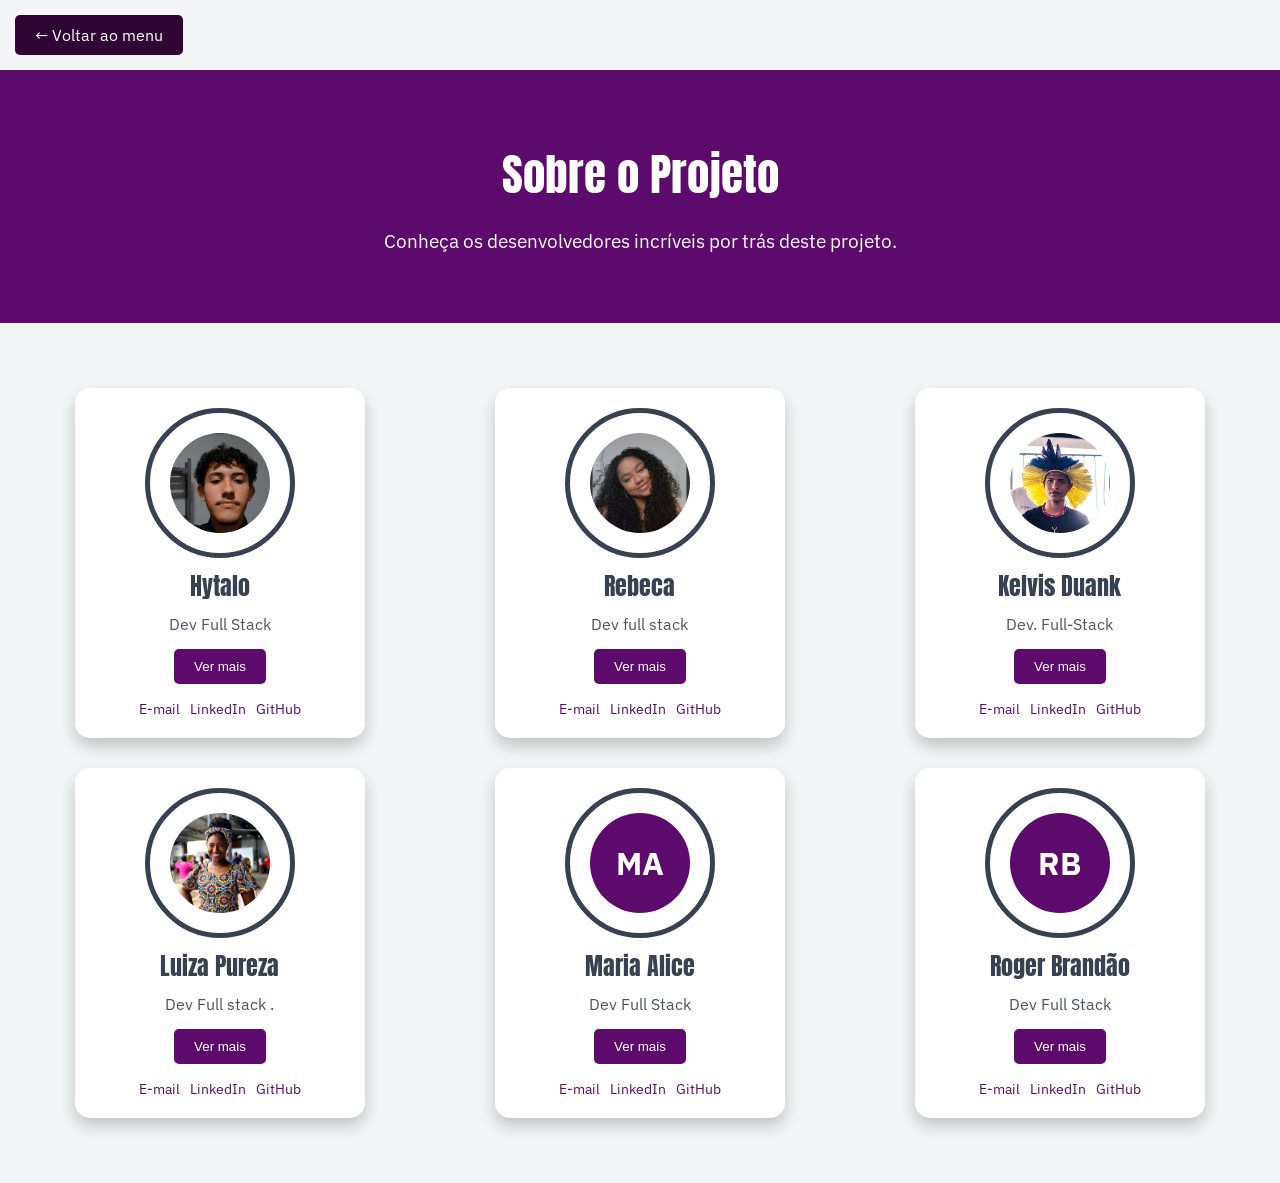
<file: src/pages/about.html>
<!DOCTYPE html>
<html lang="pt-br">
<head>
    <meta charset="UTF-8">
    <meta name="viewport" content="width=device-width, initial-scale=1.0">
    <title>Sobre o Projeto</title>
    <link rel="stylesheet" href="../style/about.css">
    <link rel="stylesheet" href="../style/back-button.css">
</head>
<body>

    <header>
        <div class="header-content">
            <h1>Sobre o Projeto</h1>
            <p>Conheça os desenvolvedores incríveis por trás deste projeto.</p>
        </div>
    </header>

    <section class="developers">
        <div class="developer-card" id="developer1">
            <div class="card-content">
                <div class="vinyl">
                    <img class="developer-photo" src="../img/about/about_italo.png" alt="Hytalo">
                </div>
                <h2>Hytalo</h2>
                <p>Dev Full Stack</p>
                <button class="modal-btn" onclick="openModal(1)">Ver mais</button>
                <div class="contact-links">
                    <a href="mailto:TODO">E-mail</a>
                    <a href="TODO" target="_blank" rel="noopener noreferrer">LinkedIn</a>
                    <a href="TODO" target="_blank" rel="noopener noreferrer">GitHub</a>
                </div>
            </div>
        </div>

        <div class="developer-card" id="developer2">
            <div class="card-content">
                <div class="vinyl">
                    <img class="developer-photo" src="../img/about/about_rebeca.png" alt="Rebeca">
                </div>
                <h2>Rebeca</h2>
                <p>Dev full stack</p>
                <button class="modal-btn" onclick="openModal(2)">Ver mais</button>
                <div class="contact-links">
                    <a href="mailto:martarebecadecarvalhonerys@protonmail.com">E-mail</a>
                    <a href="https://www.linkedin.com/in/devrebeca" target="_blank" rel="noopener noreferrer">LinkedIn</a>
                    <a href="https://github.com/MartaRebeca1503" target="_blank" rel="noopener noreferrer">GitHub</a>
                </div>
            </div>
        </div>

        <div class="developer-card" id="developer3">
            <div class="card-content">
                <div class="vinyl">
                    <img class="developer-photo" src="../img/about/about_kelvis1.png" alt="Kelvis Duank">
                </div>
                <h2>Kelvis Duank</h2>
                <p>Dev.  Full-Stack</p>
                <button class="modal-btn" onclick="openModal(3)">Ver mais</button>
                <div class="contact-links">
                    <a href="mailto:TODO">E-mail</a>
                    <a href="TODO" target="_blank" rel="noopener noreferrer">LinkedIn</a>
                    <a href="TODO" target="_blank" rel="noopener noreferrer">GitHub</a>
                </div>
            </div>
        </div>

        <div class="developer-card" id="developer4">
            <div class="card-content">
                <div class="vinyl">
                    <img class="developer-photo" src="../img/about/about_luiza.png" alt="Luiza Pureza">
                </div>
                <h2>Luiza Pureza</h2>
                <p>Dev Full stack .</p>
                <button class="modal-btn" onclick="openModal(4)">Ver mais</button>
                <div class="contact-links">
                    <a href="mailto:TODO">E-mail</a>
                    <a href="TODO" target="_blank" rel="noopener noreferrer">LinkedIn</a>
                    <a href="TODO" target="_blank" rel="noopener noreferrer">GitHub</a>
                </div>
            </div>
        </div>

        <div class="developer-card" id="developer5">
            <div class="card-content">
                <div class="vinyl">
                    <!-- TODO: trocar o avatar por <img class="developer-photo" src="..." alt="Maria Alice"> -->
                    <div class="developer-photo avatar-placeholder">MA</div>
                </div>
                <h2>Maria Alice</h2>
                <p>Dev Full Stack</p>
                <button class="modal-btn" onclick="openModal(5)">Ver mais</button>
                <div class="contact-links">
                    <a href="mailto:mariaaliceifba@gmail.com">E-mail</a>
                    <a href="https://www.linkedin.com/in/mariaalice-dev/" target="_blank" rel="noopener noreferrer">LinkedIn</a>
                    <a href="https://github.com/MariaAlic3" target="_blank" rel="noopener noreferrer">GitHub</a>
                </div>
            </div>
        </div>

        <div class="developer-card" id="developer6">
            <div class="card-content">
                <div class="vinyl">
                    <!-- TODO: trocar o avatar por <img class="developer-photo" src="..." alt="Roger Brandão"> -->
                    <div class="developer-photo avatar-placeholder">RB</div>
                </div>
                <h2>Roger Brandão</h2>
                <p>Dev Full Stack</p>
                <button class="modal-btn" onclick="openModal(6)">Ver mais</button>
                <div class="contact-links">
                    <a href="mailto:TODO">E-mail</a>
                    <a href="TODO" target="_blank" rel="noopener noreferrer">LinkedIn</a>
                    <a href="TODO" target="_blank" rel="noopener noreferrer">GitHub</a>
                </div>
            </div>
        </div>
    </section>

    <!-- Modal para cada desenvolvedor -->
    <div id="modal1" class="modal">
        <div class="modal-content">
            <span class="close-btn" onclick="closeModal(1)">&times;</span>
            <h2>Hytalo</h2>
            <img src="../img/about/about_italo.png" alt="Hytalo">
            <p>Olá sou Hytalo Pereira, estudo programação a 4 anos. Comecei a me aventura na Programação no meu Ensino Médio, sou formado em técnico de informática. Gosto de aprender coisas novas e praticar esportes e futuramente pretendo me aventura no mundo da Criações de Jogos./p>
        </div>
    </div>
    <div vw class="enabled">
        <div vw-access-button class="active"></div>
        <div vw-plugin-wrapper>
          <div class="vw-plugin-top-wrapper"></div>
        </div>
      </div>
      <script src="https://vlibras.gov.br/app/vlibras-plugin.js"></script>
      <script>
        new window.VLibras.Widget('https://vlibras.gov.br/app');
      </script>
    <div id="modal2" class="modal">
        <div class="modal-content">
            <span class="close-btn" onclick="closeModal(2)">&times;</span>
            <h2>Rebeca</h2>
            <img src="../img/about/about_rebeca.png" alt="Rebeca">
            <p>Me chamo Rebeca, sou a idealizadora do projeto Quilombo Virtual em conjunto com o meu grupo 7 da escola Programadores do Amanhã! O projeto é um desejo meu  desde o início da minha jornada na PDA, e tenho orgulho de mim e dos  meus companheiros por terem conseguido tirar isso do papel</p>
        </div>
    </div>

    <div id="modal3" class="modal">
        <div class="modal-content">
            <span class="close-btn" onclick="closeModal(3)">&times;</span>
            <h2>Kelvis Duank</h2>
            <img src="../img/about/about_kelvis1.png" alt="Kelvis Duank">
            <p>Indigena do povo Xakriaba, apaixonado pela tecnologias.</p>
        </div>
    </div>

    <div id="modal4" class="modal">
        <div class="modal-content">
            <span class="close-btn" onclick="closeModal(4)">&times;</span>
            <h2>Luiza Pureza</h2>
            <img src="../img/about/about_luiza.png" alt="Luiza Pureza">
            <p>Dev Full stack.</p>
        </div>
    </div>

    <div id="modal5" class="modal">
        <div class="modal-content">
            <span class="close-btn" onclick="closeModal(5)">&times;</span>
            <h2>Maria Alice</h2>
            <p>TODO: adicionar descrição.</p>
        </div>
    </div>

    <div id="modal6" class="modal">
        <div class="modal-content">
            <span class="close-btn" onclick="closeModal(6)">&times;</span>
            <h2>Roger Brandão</h2>
            <p>TODO: adicionar descrição.</p>
        </div>
    </div>

    <script src="../js/about.js"></script>
    <script src="../js/back-button.js"></script>
</body>
</html>
</file>
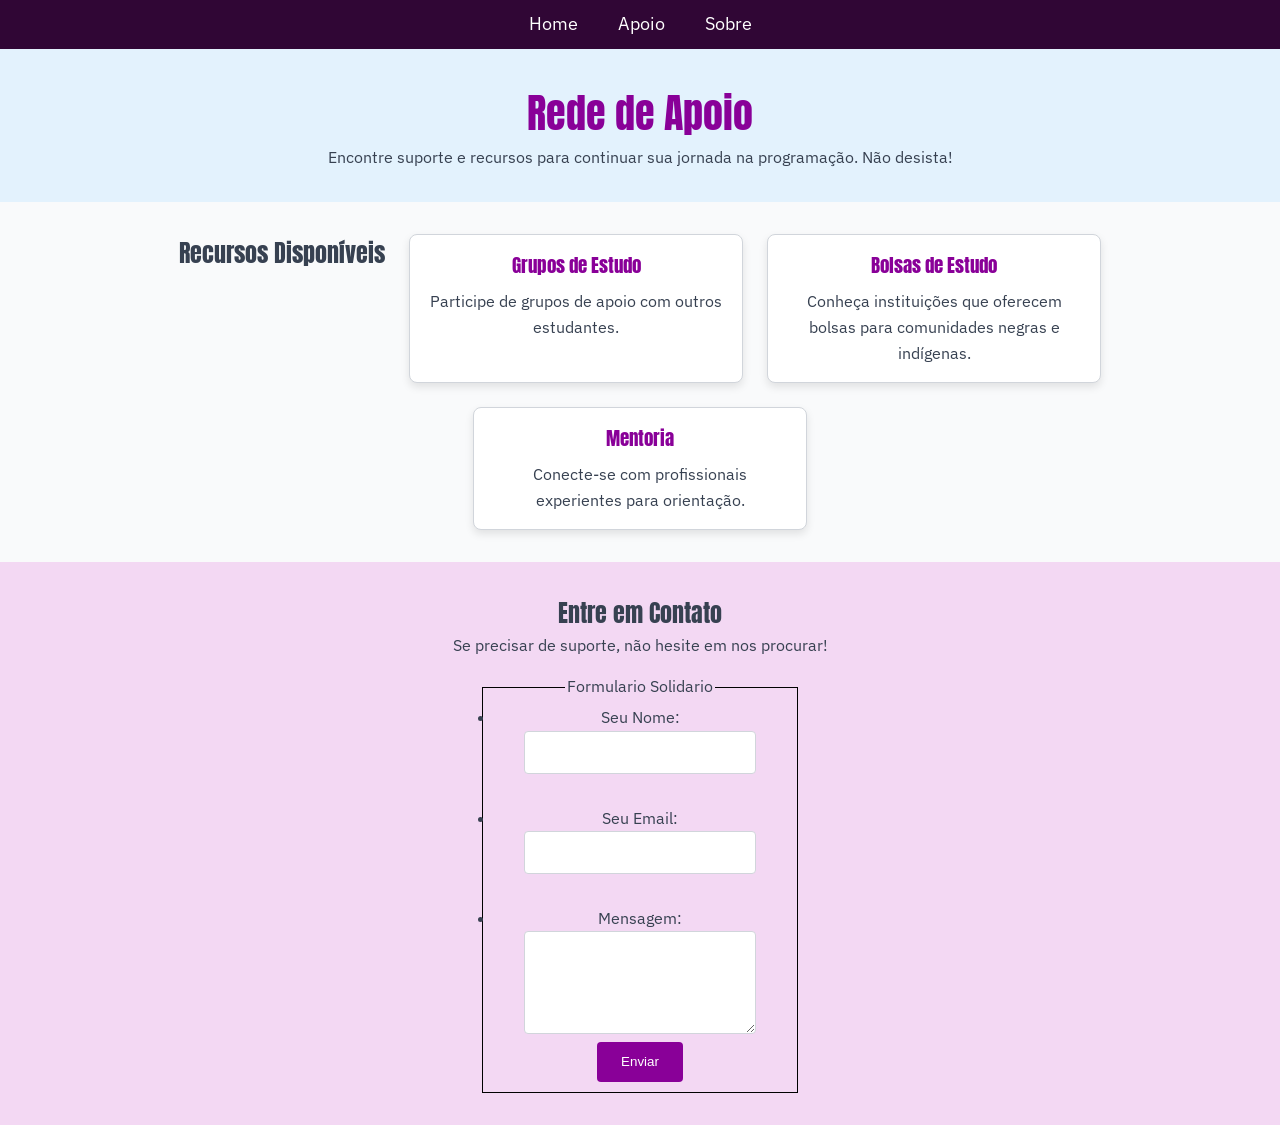
<file: src/pages/apoiosocial.html>
<!DOCTYPE html>
<html lang="pt-br">
<head>
    <meta charset="UTF-8">
    <meta name="viewport" content="width=device-width, initial-scale=1.0">
    <title>Apoio Social</title>
    <link rel="stylesheet" href="../style/apoiosocial.css">
    <link rel="stylesheet" href="../style/menu.css">
</head>
<body>
    <div id="menu-container"></div>

    <main>
        <section class="hero">
            <h1>Rede de Apoio</h1>
            <p>Encontre suporte e recursos para continuar sua jornada na programação. Não desista!</p>
        </section>

        <section class="resources">
            <h2>Recursos Disponíveis</h2>
            <div class="resource-card">
                <h3>Grupos de Estudo</h3>
                <p>Participe de grupos de apoio com outros estudantes.</p>
            </div>
            <div class="resource-card">
                
                <h3>Bolsas de Estudo</h3>
                <p>Conheça instituições que oferecem bolsas para comunidades negras e indígenas.</p>
            </div>
            <div class="resource-card">
                <h3>Mentoria</h3>
                <p>Conecte-se com profissionais experientes para orientação.</p>
            </div>
        </section>

        <section class="call-to-action">
            <h2>Entre em Contato</h2>
            <p>Se precisar de suporte, não hesite em nos procurar!</p>
            <form action="#" method="POST" class="contact-form">
                <fieldset style="border: solid 1px black";>
                <legend>Formulario Solidario</legend>
                <ul>
                    <li style="margin-bottom: 2rem;">
                        <label for="name">Seu Nome:</label>
                        <input type="text" id="name" name="name"  required>
                    </li>
                    <li style="margin-bottom: 2rem;">
                        <label for="email">Seu Email:</label>
                        <input type="email" id="email" name="email" required>
                    </li>
                    <li>
                        <label for="message">Mensagem:</label>
                        <textarea id="message" name="message" rows="5"  required>

                        </textarea>
                    </li>

                </ul>
                <button type="submit">Enviar</button>
                </fieldset>
                </form>
            </section>    
    </main>
 <script src="../js/apoio.js"></script>
</body>
</html>
</file>
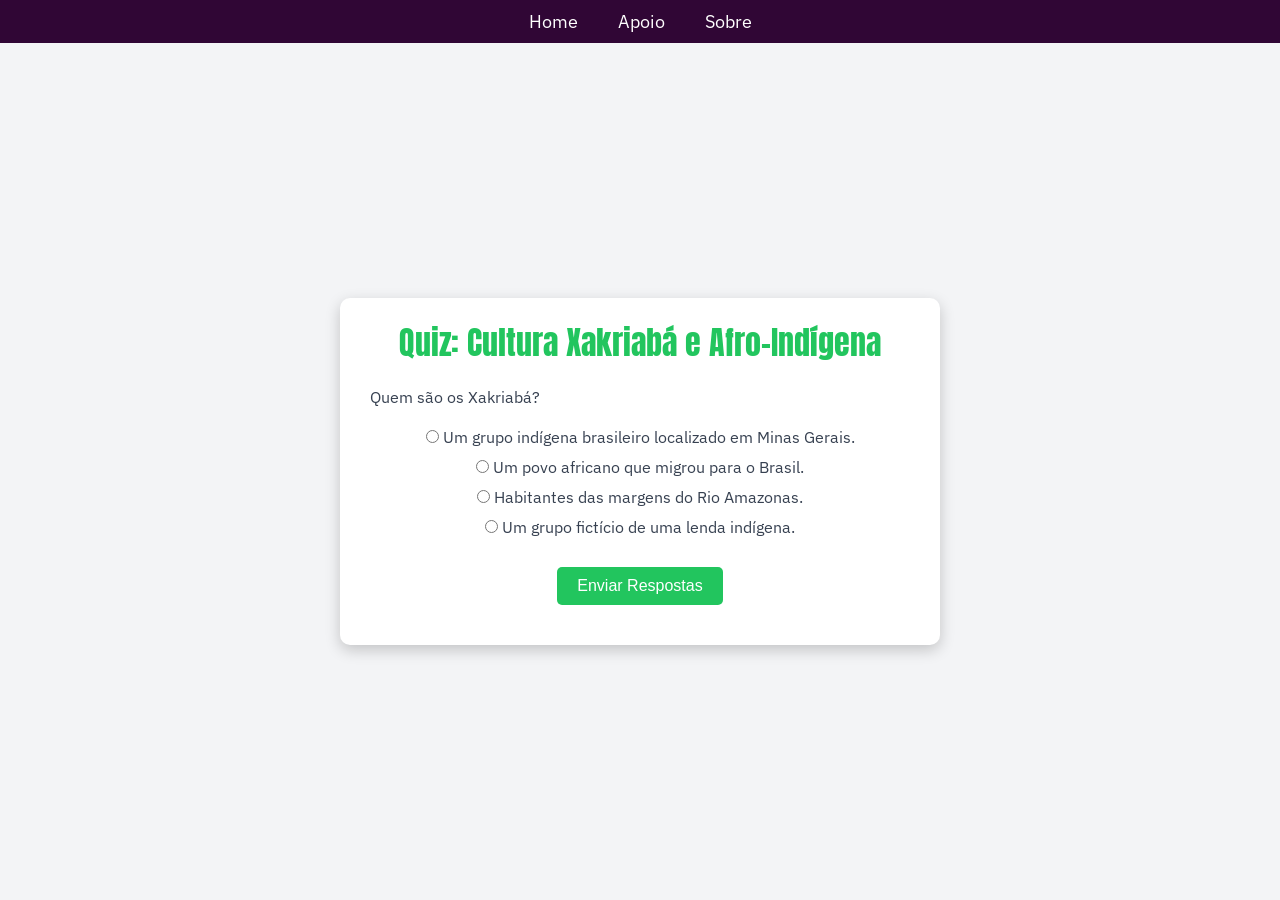
<file: src/pages/quiz.html>
<!DOCTYPE html>
<html lang="pt-br">
<head>
    <meta charset="UTF-8">
    <meta name="viewport" content="width=device-width, initial-scale=1.0">
    <title>Quiz: Cultura Xakriabá e Afro-Indígena</title>
    <link rel="stylesheet" href="../style/quiz.css">
    <link rel="stylesheet" href="../style/menu.css">
</head>
<body>
    <header>
        <div id="menu-container"></div>
    </header>
    <div class="quiz-container">
        <h1>Quiz: Cultura Xakriabá e Afro-Indígena</h1>
        <div id="quiz"></div>
        <button id="submit" class="btn">Enviar Respostas</button>
        <div id="result"></div>
    </div>
    <script src="../js/culture.js"></script>
    <script src="../js/quiz.js"></script>
</body>
</html>
</file>
<file: src/style/about.css>
@import url("https://fonts.googleapis.com/css2?family=Anton&family=IBM+Plex+Sans:ital,wght@0,100..700;1,100..700&display=swap");

/* Títulos: Anton, a mesma fonte de títulos do site da PDA */
h1, h2, h3, h4, h5, h6 {
  font-family: "Anton", sans-serif !important;
  font-weight: 400 !important;
}

/* Reset de estilo */
* {
    margin: 0;
    padding: 0;
    box-sizing: border-box;
}

body {
    font-family: "IBM Plex Sans", sans-serif;
    background-color: #F3F4F6;
    color: #374151;
    overflow-x: hidden;
}

/* Header */
header {
    background-color: #5C0A6B;
    color: white;
    text-align: center;
    padding: 70px;
    position: relative;
    animation: fadeIn 2s ease-out;
}

.header-content h1 {
    font-size: 2.8rem;
    margin-bottom: 20px;
    animation: slideInFromTop 1.5s ease-out;
}

.header-content p {
    font-size: 1.2rem;
    margin-top: 10px;
    animation: fadeInUp 2s ease-out;
}

/* Animações */
@keyframes fadeIn {
    from {
        opacity: 0;
    }
    to {
        opacity: 1;
    }
}

@keyframes slideInFromTop {
    from {
        transform: translateY(-50px);
        opacity: 0;
    }
    to {
        transform: translateY(0);
        opacity: 1;
    }
}

@keyframes fadeInUp {
    from {
        transform: translateY(30px);
        opacity: 0;
    }
    to {
        transform: translateY(0);
        opacity: 1;
    }
}

@keyframes rotateVinyl {
    0% {
        transform: rotate(0deg);
    }
    100% {
        transform: rotate(360deg);
    }
}

/* Cards dos desenvolvedores */
.developers {
    display: flex;
    justify-content: space-around;
    flex-wrap: wrap;
    padding: 50px 10px;
    animation: fadeIn 2s ease-out;
}

.developer-card {
    width: 23%;
    background-color: white;
    border-radius: 15px;
    box-shadow: 0 8px 16px rgba(0, 0, 0, 0.2);
    margin: 15px;
    overflow: hidden;
    transition: transform 0.3s ease, box-shadow 0.3s ease;
    opacity: 0;
    transform: translateY(30px);
    animation: fadeInUp 2s ease-out 1s forwards;
}

.developer-card:hover {
    transform: translateY(-10px);
    box-shadow: 0 15px 30px rgba(0, 0, 0, 0.2);
}

.card-content {
    padding: 20px;
    text-align: center;
}

.card-content h2 {
    margin: 10px 0;
    font-size: 1.5rem;
}

.card-content p {
    font-size: 1rem;
    color: #4B5563;
}

.modal-btn {
    padding: 10px 20px;
    background-color: #5C0A6B;
    color: white;
    border: none;
    border-radius: 5px;
    cursor: pointer;
    margin-top: 15px;
    transition: background-color 0.3s ease;
}

.modal-btn:hover {
    background-color: #890098;
}

/* Modal */
.modal {
    display: none;
    position: fixed;
    z-index: 1;
    left: 0;
    top: 0;
    width: 100%;
    height: 100%;
    overflow: auto;
    background-color: rgba(0, 0, 0, 0.6);
    animation: fadeIn 0.5s ease-out;
}

.modal-content {
    background-color: #fff;
    margin: 15% auto;
    padding: 20px;
    border-radius: 10px;
    width: 70%;
    max-width: 600px;
    animation: slideInFromTop 0.5s ease-out;
}

.modal-content img {
    width: 100%;
    border-radius: 10px;
    object-fit: cover;
    max-height: 300px;
}

/* Vinyl Animation */
.vinyl {
    width: 150px;
    height: 150px;
    border-radius: 50%;
    border: 5px solid #374151;
    position: relative;
    margin: 0 auto;
    animation: rotateVinyl 10s linear infinite;
    display: flex;
    justify-content: center;
    align-items: center;
}

.developer-photo {
    width: 100px;
    height: 100px;
    border-radius: 50%;
    object-fit: cover;
    animation: rotateVinyl 10s linear infinite reverse;
}

/* Responsividade */
@media (max-width: 768px) {
    .developer-card {
        width: 45%;
    }
}

@media (max-width: 480px) {
    .developer-card {
        width: 90%;
    }
}

.close-btn {
    color: #9CA3AF;
    float: right;
    font-size: 28px;
    font-weight: bold;
    cursor: pointer;
}

.close-btn:hover,
.close-btn:focus {
    color: black;
    text-decoration: none;
}



.star {
    font-size: 24px;
    color: #9CA3AF;
    cursor: pointer;
    transition: color 0.3s ease;
}

.star.highlighted {
    color: #EDDC12;
}

.rating {
    display: flex;
    gap: 5px;
    justify-content: center;
    margin: 10px 0;
}

.modal-rating {
    text-align: center;
    margin: 10px 0;
    font-size: 18px;
    font-weight: bold;
}

/* Links de contato dos desenvolvedores */
.contact-links {
    display: flex;
    justify-content: center;
    flex-wrap: wrap;
    gap: 10px;
    margin-top: 15px;
}

.contact-links a {
    color: #5C0A6B;
    font-size: 0.9rem;
    text-decoration: none;
}

.contact-links a:hover {
    text-decoration: underline;
}

/* Avatar placeholder (iniciais) enquanto não há foto */
.avatar-placeholder {
    display: flex;
    justify-content: center;
    align-items: center;
    background-color: #5C0A6B;
    color: white;
    font-size: 2rem;
    font-weight: bold;
}
</file>
<file: src/style/back-button.css>
@import url("https://fonts.googleapis.com/css2?family=Anton&family=IBM+Plex+Sans:ital,wght@0,100..700;1,100..700&display=swap");

/* Títulos: Anton, a mesma fonte de títulos do site da PDA */
h1, h2, h3, h4, h5, h6 {
  font-family: "Anton", sans-serif !important;
  font-weight: 400 !important;
}

.back-to-menu {
    display: inline-block;
    margin: 15px;
    padding: 10px 20px;
    background-color: #300635;
    color: white;
    font-family: "IBM Plex Sans", sans-serif;
    text-decoration: none;
    border-radius: 5px;
    transition: background-color 0.3s ease;
}

.back-to-menu:hover {
    background-color: #5C0A6B;
}
</file>
<file: src/style/apoiosocial.css>
@import url("https://fonts.googleapis.com/css2?family=Anton&family=IBM+Plex+Sans:ital,wght@0,100..700;1,100..700&display=swap");

/* Títulos: Anton, a mesma fonte de títulos do site da PDA */
h1, h2, h3, h4, h5, h6 {
  font-family: "Anton", sans-serif !important;
  font-weight: 400 !important;
}

body, h1, h2, h3, p, ul, li, a, button, input, textarea {
    margin: 0;
    padding: 0;
    box-sizing: border-box;
}

body {
    font-family: "IBM Plex Sans", sans-serif;
    line-height: 1.6;
    background-color: #F9FAFB;
    color: #374151;
}

header {
    background-color: #890098;
    padding: 1rem;
}

.nav-bar {
    display: flex;
    justify-content: center;
}

.nav-bar-items {
    list-style: none;
    display: flex;
    gap: 2rem;
}

.nav-bar-items a {
    color: white;
    text-decoration: none;
    font-weight: bold;
}

.hero {
    text-align: center;
    padding: 2rem;
    background-color: #e3f2fd;
}

.hero h1 {
    font-size: 2.5rem;
    color: #890098;
}

.resources {
    padding: 2rem;
    display: flex;
    flex-wrap: wrap;
    gap: 1.5rem;
    justify-content: center;
}

.resource-card {
    background-color: white;
    border: 1px solid #D1D5DB;
    border-radius: 8px;
    padding: 1rem;
    width: 300px;
    text-align: center;
    box-shadow: 0 4px 8px rgba(0, 0, 0, 0.1);
}

.resource-card img {
    width: 100px;
    height: 100px;
    margin-bottom: 1rem;
}

.resource-card h3 {
    margin-bottom: 0.5rem;
    color: #890098;
}

.call-to-action {
    padding: 2rem;
    background-color: #F3D8F3;
    text-align: center;
}

.contact-form {
    margin-top: 1rem;
    display: flex;
    flex-direction: column;
    align-items: center;
    gap: 1rem;
}

.contact-form input, .contact-form textarea {
    width: 80%;
    padding: 0.8rem;
    border: 1px solid #D1D5DB;
    border-radius: 4px;
}

.contact-form button {
    padding: 0.8rem 1.5rem;
    background-color: #890098;
    color: white;
    border: none;
    border-radius: 4px;
    cursor: pointer;
}

footer {
    text-align: center;
    padding: 1rem;
    background-color: #890098;
    color: white;
}



/* Responsividade */
@media (max-width: 768px) {
    .nav-bar-items {
      flex-direction: column;
      gap: 10px;
    }
  
    #header {
      flex-direction: column;
      font-size: large;
    }
  
    .cards {
      gap: 10px;
    }
  
    .container {
      width: 200px;
      height: 200px;
    }
  }
  
  
  
  nav {
    background-color: #300635;
    padding: 10px 0;
  }
  
  .nav-bar {
    list-style: none;
    display: flex;
    justify-content: center;
    align-items: center;
  }
  
  .nav {
    margin: 0 20px;
    font-size: 18px;
    font-family: "IBM Plex Sans", sans-serif;
    color: white;
    text-align: center;
    text-decoration: none;
    transition: background-color 0.5s ease, color 3s ease;
    transition-duration: 2s;
  }
  
  .nav:hover {
    background-color: #5C0A6B;
    color: #890098;
    border-radius: 5px;
    padding: 5px 10px;
    transition-duration: 2s;
    color: white;
  }
  
  /* Estilos para quando o menu for menor (responsivo) */
  @media (max-width: 768px) {
    .nav-bar {
      flex-direction: column;
      align-items: flex-start;
      margin-left: 20px;
    }
  
    .nav {
      margin: 10px 0;
      font-size: 16px;
    }
  }
  
  @media (max-width: 480px) {
    .nav {
      font-size: 14px;
    }
  }
</file>
<file: src/style/menu.css>
@import url("https://fonts.googleapis.com/css2?family=Anton&family=IBM+Plex+Sans:ital,wght@0,100..700;1,100..700&display=swap");

/* Títulos: Anton, a mesma fonte de títulos do site da PDA */
h1, h2, h3, h4, h5, h6 {
  font-family: "Anton", sans-serif !important;
  font-weight: 400 !important;
}

/* Barra de menu compartilhada (mesmo visual da página principal) */
nav {
  background-color: #300635;
  padding: 10px 0;
}

.nav-bar {
  list-style: none;
  display: flex;
  justify-content: center;
  align-items: center;
}

.nav {
  margin: 0 20px;
  font-size: 18px;
  font-family: "IBM Plex Sans", sans-serif;
  color: white;
  text-align: center;
  text-decoration: none;
  transition: background-color 0.5s ease, color 3s ease;
  transition-duration: 2s;
}

.nav:hover {
  background-color: #5C0A6B;
  color: #890098;
  border-radius: 5px;
  padding: 5px 10px;
  transition-duration: 2s;
  color: white;
}

/* Estilos para quando o menu for menor (responsivo) */
@media (max-width: 768px) {
  .nav-bar {
    flex-direction: column;
    align-items: flex-start;
    margin-left: 20px;
  }

  .nav {
    margin: 10px 0;
    font-size: 16px;
  }
}

@media (max-width: 480px) {
  .nav {
    font-size: 14px;
  }
}

/* Barra de navegação fixa no topo da tela */
#menu-container {
  position: sticky;
  top: 0;
  z-index: 1000;
  width: 100%;
}

#menu-container nav {
  background-color: #300635;
  padding: 10px 0;
  margin: 0;
}

#menu-container nav ul {
  list-style: none;
  margin: 0;
  padding: 0;
}

#menu-container .nav-bar {
  list-style: none;
  margin: 0;
  padding: 0;
  display: flex;
  justify-content: center;
  align-items: center;
}

#menu-container .nav-bar a {
  text-decoration: none;
}
</file>
<file: src/style/quiz.css>
@import url("https://fonts.googleapis.com/css2?family=Anton&family=IBM+Plex+Sans:ital,wght@0,100..700;1,100..700&display=swap");

/* Títulos: Anton, a mesma fonte de títulos do site da PDA */
h1, h2, h3, h4, h5, h6 {
  font-family: "Anton", sans-serif !important;
  font-weight: 400 !important;
}

* {
    margin: 0;
    padding: 0;
    box-sizing: border-box;
}

body {
    font-family: "IBM Plex Sans", sans-serif;
    background-color: #F3F4F6;
    color: #374151;
    display: flex;
    flex-direction: column;
    min-height: 100vh;
}

header {
    width: 100%;
}

.quiz-container {
    margin: auto;
    background: #ffffff;
    padding: 20px 30px;
    border-radius: 10px;
    box-shadow: 0 5px 15px rgba(0, 0, 0, 0.2);
    width: 100%;
    max-width: 600px;
    text-align: center;
}

h1 {
    margin-bottom: 20px;
    color: #22C55E;
}

.question {
    margin: 20px 0;
    text-align: left;
}

.options {
    margin-top: 10px;
}

.options label {
    display: block;
    margin-bottom: 10px;
    cursor: pointer;
}

.btn {
    background-color: #22C55E;
    color: white;
    padding: 10px 20px;
    border: none;
    border-radius: 5px;
    cursor: pointer;
    font-size: 16px;
    margin-top: 20px;
}

.btn:hover {
    background-color: #16A34A;
}

#result {
    margin-top: 20px;
    font-size: 18px;
    font-weight: bold;
}
</file>
